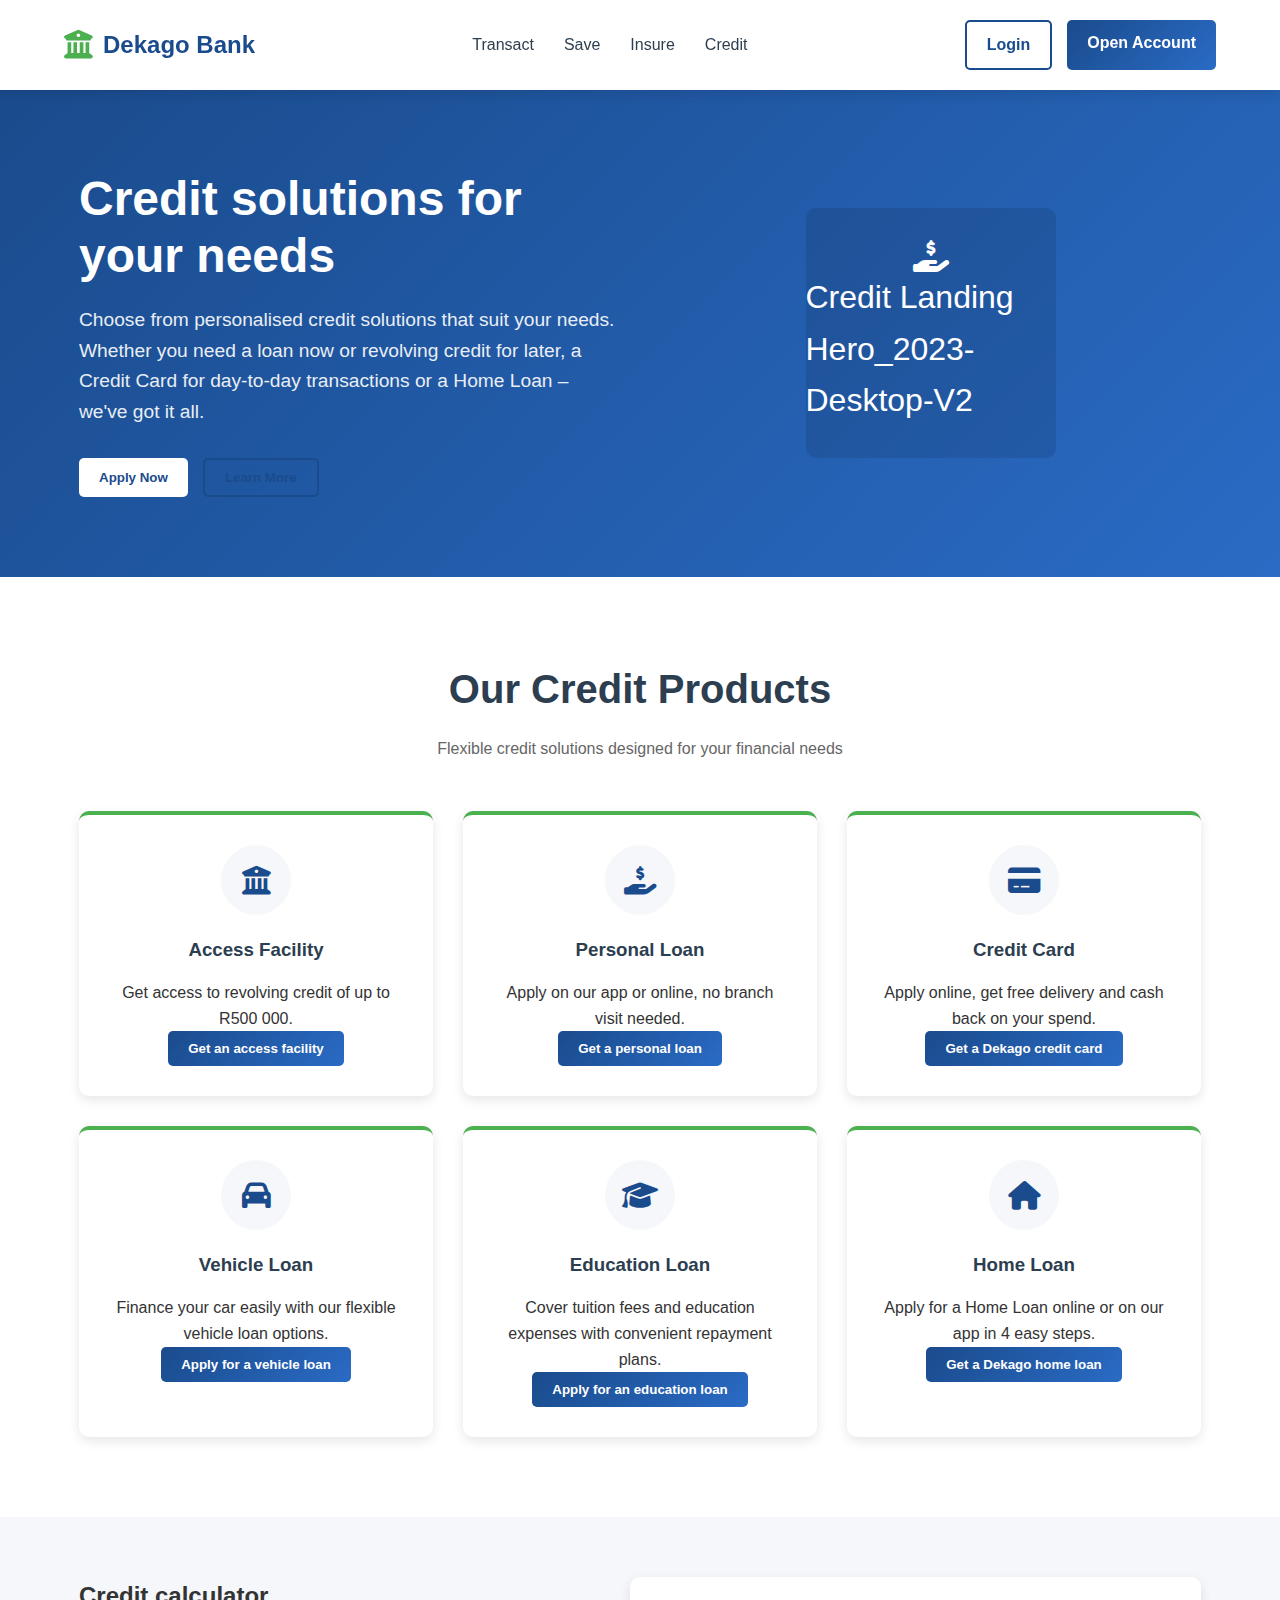
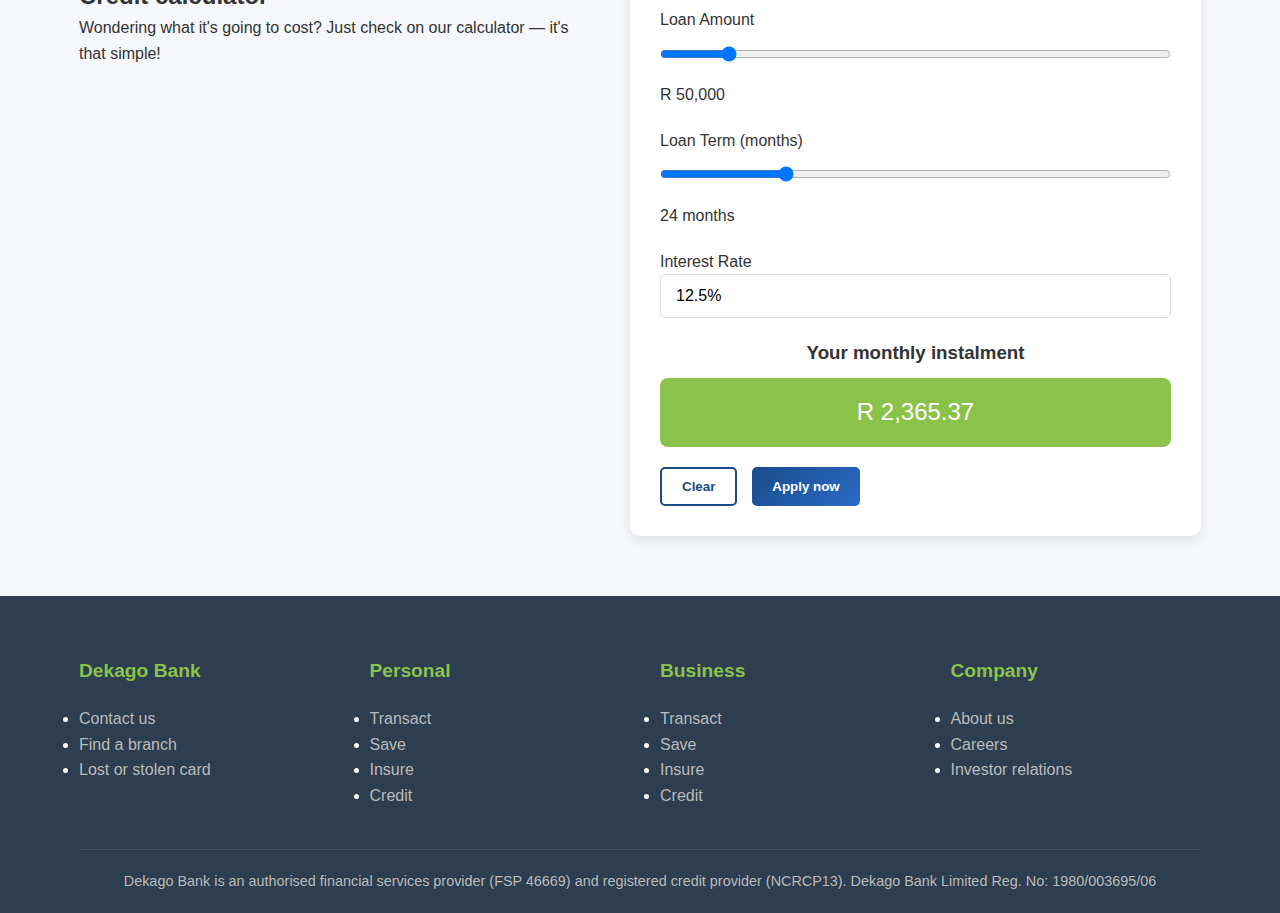
<file: src/main/resources/templates/credit.html>
<!DOCTYPE html>
<html lang="en">
<head>
    <meta charset="UTF-8">
    <meta name="viewport" content="width=device-width, initial-scale=1.0">
    <title>Credit | Dekago Bank</title>
    <link rel="stylesheet" href="https://cdnjs.cloudflare.com/ajax/libs/font-awesome/6.4.0/css/all.min.css">
    <style>
        /* ===================== VARIABLES ===================== */
        :root {
            --primary: #1a4b8c;
            --primary-light: #2a6bc5;
            --secondary: #4CAF50;
            --secondary-light: #8BC34A;
            --accent: #FF9800;
            --light: #f5f7fa;
            --dark: #2c3e50;
            --text: #333333;
            --shadow: 0 4px 12px rgba(0,0,0,0.1);
            --gradient: linear-gradient(135deg, var(--primary), var(--primary-light));
        }

        * {
            margin: 0;
            padding: 0;
            box-sizing: border-box;
            font-family: 'Segoe UI', Tahoma, Geneva, Verdana, sans-serif;
        }

        body {
            color: var(--text);
            line-height: 1.6;
            background-color: var(--light);
            overflow-x: hidden;
        }

        a {
            text-decoration: none;
            color: inherit;
        }

        .container {
            width: 90%;
            max-width: 1200px;
            margin: 0 auto;
            padding: 0 15px;
        }

        /* ===================== HEADER ===================== */
        header {
            background-color: white;
            box-shadow: var(--shadow);
            position: sticky;
            top: 0;
            z-index: 1000;
        }

        .header-container {
            display: flex;
            justify-content: space-between;
            align-items: center;
            padding: 20px 0;
        }

        .logo {
            display: flex;
            align-items: center;
            gap: 10px;
            font-size: 1.5rem;
            font-weight: 700;
            color: var(--primary);
        }

        .logo i {
            font-size: 1.8rem;
            color: var(--secondary);
        }

        nav ul {
            display: flex;
            list-style: none;
            gap: 30px;
        }

        nav a {
            position: relative;
            font-weight: 500;
            color: var(--dark);
            transition: color 0.3s;
        }

        nav a::after {
            content: '';
            position: absolute;
            width: 0;
            height: 2px;
            bottom: -5px;
            left: 0;
            background-color: var(--secondary);
            transition: width 0.3s;
        }

        nav a:hover {
            color: var(--primary);
        }

        nav a:hover::after {
            width: 100%;
        }

        .auth-buttons {
            display: flex;
            gap: 15px;
        }

        /* ===================== BUTTONS ===================== */
        .btn {
            padding: 10px 20px;
            border-radius: 5px;
            font-weight: 600;
            cursor: pointer;
            transition: all 0.3s;
            border: none;
        }

        .btn-primary {
            background: var(--gradient);
            color: white;
        }

        .btn-secondary {
            background: var(--secondary);
            color: white;
        }

        .btn-outline {
            background: transparent;
            border: 2px solid var(--primary);
            color: var(--primary);
        }

        .btn-light {
            background: white;
            color: var(--primary);
        }

        .btn:hover {
            transform: translateY(-2px);
            box-shadow: var(--shadow);
        }

        .btn-outline:hover {
            background: var(--primary);
            color: white;
        }

        /* ===================== HERO ===================== */
        .hero {
            background: var(--gradient);
            color: white;
            padding: 80px 0;
            position: relative;
            overflow: hidden;
        }

        .hero-content {
            display: flex;
            align-items: center;
            justify-content: space-between;
            gap: 40px;
        }

        .hero-text {
            flex: 1;
            z-index: 2;
        }

        .hero-text h1 {
            font-size: 3rem;
            margin-bottom: 20px;
            line-height: 1.2;
        }

        .hero-text p {
            font-size: 1.2rem;
            margin-bottom: 30px;
            opacity: 0.9;
        }

        .hero-buttons {
            display: flex;
            gap: 15px;
        }

        .hero-image {
            flex: 1;
            display: flex;
            justify-content: center;
            z-index: 2;
        }

        .hero-image .placeholder-image {
            display: flex;
            flex-direction: column;
            align-items: center;
            justify-content: center;
            font-size: 2rem;
            color: white;
            background: rgba(0,0,0,0.1);
            width: 250px;
            height: 250px;
            border-radius: 10px;
        }

        /* ===================== FEATURES ===================== */
        .features {
            padding: 80px 0;
            background: white;
        }

        .section-title {
            text-align: center;
            margin-bottom: 50px;
        }

        .section-title h2 {
            font-size: 2.5rem;
            color: var(--dark);
            margin-bottom: 15px;
        }

        .section-title p {
            color: #666;
            max-width: 600px;
            margin: 0 auto;
        }

        .features-grid {
            display: grid;
            grid-template-columns: repeat(auto-fit, minmax(300px, 1fr));
            gap: 30px;
        }

        .feature-card {
            background: white;
            border-radius: 10px;
            padding: 30px;
            box-shadow: var(--shadow);
            transition: transform 0.3s;
            text-align: center;
            border-top: 4px solid var(--secondary);
        }

        .feature-card:hover {
            transform: translateY(-10px);
        }

        .feature-icon {
            width: 70px;
            height: 70px;
            background: var(--light);
            border-radius: 50%;
            display: flex;
            align-items: center;
            justify-content: center;
            margin: 0 auto 20px;
            color: var(--primary);
            font-size: 1.8rem;
        }

        .feature-card h3 {
            margin-bottom: 15px;
            color: var(--dark);
        }

        /* ===================== CALCULATOR ===================== */
        .calculator-section {
            padding: 60px 0;
            background: var(--light);
        }

        .calculator-container {
            display: flex;
            gap: 40px;
            flex-wrap: wrap;
        }

        .calculator-text {
            flex: 1;
        }

        .calculator-form {
            flex: 1;
            background: white;
            padding: 30px;
            border-radius: 10px;
            box-shadow: var(--shadow);
        }

        .form-group {
            margin-bottom: 20px;
        }

        .form-control {
            width: 100%;
            padding: 12px 15px;
            border: 1px solid #ddd;
            border-radius: 5px;
            font-size: 1rem;
            transition: border 0.3s;
        }

        .form-control:focus {
            border-color: var(--primary);
            outline: none;
            box-shadow: 0 0 0 2px rgba(26, 75, 140, 0.2);
        }

        .calculation-result {
            margin-top: 20px;
            text-align: center;
        }

        .monthly-payment {
            background: var(--secondary-light);
            color: white;
            padding: 15px;
            border-radius: 8px;
            margin-top: 10px;
            font-size: 1.5rem;
        }

        .calculator-buttons {
            display: flex;
            gap: 15px;
            margin-top: 20px;
        }

        /* ===================== FOOTER ===================== */
        footer {
            background: var(--dark);
            color: white;
            padding: 60px 0 20px;
        }

        .footer-content {
            display: grid;
            grid-template-columns: repeat(auto-fit, minmax(200px, 1fr));
            gap: 40px;
            margin-bottom: 40px;
        }

        .footer-column h3 {
            margin-bottom: 20px;
            font-size: 1.2rem;
            color: var(--secondary-light);
        }

        .footer-column a {
            color: #bbb;
            text-decoration: none;
            transition: color 0.3s;
        }

        .footer-column a:hover {
            color: white;
        }

        .copyright {
            text-align: center;
            padding-top: 20px;
            border-top: 1px solid rgba(255,255,255,0.1);
            color: #bbb;
            font-size: 0.9rem;
        }

        /* ===================== RESPONSIVE ===================== */
        @media (max-width: 768px) {
            .header-container {
                flex-direction: column;
                gap: 20px;
            }

            nav ul {
                gap: 15px;
                flex-wrap: wrap;
                justify-content: center;
            }

            .hero-content {
                flex-direction: column;
                text-align: center;
            }

            .hero h1 {
                font-size: 2.2rem;
            }

            .hero-buttons {
                justify-content: center;
                flex-wrap: wrap;
            }

            .section-title h2 {
                font-size: 2rem;
            }

            .calculator-container {
                flex-direction: column;
                text-align: center;
            }
        }
    </style>
</head>
<body>
<!-- HEADER -->
<header>
    <div class="container header-container">
        <div class="logo">
            <i class="fas fa-university"></i>
            <span>Dekago Bank</span>
        </div>
        <nav>
            <ul>
                <li><a href="/transact">Transact</a></li>
                <li><a href="/save">Save</a></li>
                <li><a href="/insure">Insure</a></li>
                <li><a href="/credit">Credit</a></li>
            </ul>
        </nav>
        <div class="auth-buttons">
            <a href="/login" class="btn btn-outline">Login</a>
            <a href="/openAccount" class="btn btn-primary">Open Account</a>
        </div>
    </div>
</header>

<!-- HERO SECTION -->
<section class="hero">
    <div class="container">
        <div class="hero-content">
            <div class="hero-text">
                <h1>Credit solutions for your needs</h1>
                <p>Choose from personalised credit solutions that suit your needs. Whether you need a loan now or revolving credit for later, a Credit Card for day-to-day transactions or a Home Loan – we've got it all.</p>
                <div class="hero-buttons">
                    <button class="btn btn-light">Apply Now</button>
                    <button class="btn btn-outline">Learn More</button>
                </div>
            </div>
            <div class="hero-image">
                <div class="placeholder-image">
                    <i class="fas fa-hand-holding-usd"></i>
                    <p>Credit Landing Hero_2023-Desktop-V2</p>
                </div>
            </div>
        </div>
    </div>
</section>

<!-- CREDIT PRODUCTS -->
<section class="features">
    <div class="container">
        <div class="section-title">
            <h2>Our Credit Products</h2>
            <p>Flexible credit solutions designed for your financial needs</p>
        </div>
        <div class="features-grid">
            <div class="feature-card">
                <div class="feature-icon">
                    <i class="fas fa-university"></i>
                </div>
                <h3>Access Facility</h3>
                <p>Get access to revolving credit of up to R500 000.</p>
                <button class="btn btn-primary">Get an access facility</button>
            </div>
            <div class="feature-card">
                <div class="feature-icon">
                    <i class="fas fa-hand-holding-usd"></i>
                </div>
                <h3>Personal Loan</h3>
                <p>Apply on our app or online, no branch visit needed.</p>
                <button class="btn btn-primary">Get a personal loan</button>
            </div>
            <div class="feature-card">
                <div class="feature-icon">
                    <i class="fas fa-credit-card"></i>
                </div>
                <h3>Credit Card</h3>
                <p>Apply online, get free delivery and cash back on your spend.</p>
                <button class="btn btn-primary">Get a Dekago credit card</button>
            </div>
            <div class="feature-card">
                <div class="feature-icon">
                    <i class="fas fa-car"></i>
                </div>
                <h3>Vehicle Loan</h3>
                <p>Finance your car easily with our flexible vehicle loan options.</p>
                <button class="btn btn-primary">Apply for a vehicle loan</button>
            </div>

            <div class="feature-card">
                <div class="feature-icon">
                    <i class="fas fa-graduation-cap"></i>
                </div>
                <h3>Education Loan</h3>
                <p>Cover tuition fees and education expenses with convenient repayment plans.</p>
                <button class="btn btn-primary">Apply for an education loan</button>
            </div>

            <div class="feature-card">
                <div class="feature-icon">
                    <i class="fas fa-home"></i>
                </div>
                <h3>Home Loan</h3>
                <p>Apply for a Home Loan online or on our app in 4 easy steps.</p>
                <button class="btn btn-primary">Get a Dekago home loan</button>
            </div>
        </div>
    </div>
</section>

<!-- CALCULATOR SECTION -->
<section class="calculator-section">
    <div class="container">
        <div class="calculator-container">
            <div class="calculator-text">
                <h2>Credit calculator</h2>
                <p>Wondering what it's going to cost? Just check on our calculator — it's that simple!</p>
            </div>
            <div class="calculator-form">
                <div class="form-group">
                    <label for="loanAmount">Loan Amount</label>
                    <input type="range" id="loanAmount" min="1000" max="500000" value="50000" class="form-control">
                    <div class="amount-display">R <span id="amountValue">50,000</span></div>
                </div>
                <div class="form-group">
                    <label for="loanTerm">Loan Term (months)</label>
                    <input type="range" id="loanTerm" min="7" max="84" value="24" class="form-control">
                    <div class="term-display"><span id="termValue">24</span> months</div>
                </div>
                <div class="form-group">
                    <label for="interestRate">Interest Rate</label>
                    <input type="text" id="interestRate" value="12.5%" class="form-control" readonly>
                </div>
                <div class="calculation-result">
                    <h3>Your monthly instalment</h3>
                    <div class="monthly-payment" id="monthlyPayment">R 2,450.00</div>
                </div>
                <div class="calculator-buttons">
                    <button class="btn btn-outline" id="clearCalculator">Clear</button>
                    <button class="btn btn-primary">Apply now</button>
                </div>
            </div>
        </div>
    </div>
</section>

<!-- FOOTER -->
<footer>
    <div class="container">
        <div class="footer-content">
            <div class="footer-column">
                <h3>Dekago Bank</h3>
                <ul>
                    <li><a href="#">Contact us</a></li>
                    <li><a href="#">Find a branch</a></li>
                    <li><a href="#">Lost or stolen card</a></li>
                </ul>
            </div>
            <div class="footer-column">
                <h3>Personal</h3>
                <ul>
                    <li><a href="#">Transact</a></li>
                    <li><a href="#">Save</a></li>
                    <li><a href="#">Insure</a></li>
                    <li><a href="#">Credit</a></li>
                </ul>
            </div>
            <div class="footer-column">
                <h3>Business</h3>
                <ul>
                    <li><a href="#">Transact</a></li>
                    <li><a href="#">Save</a></li>
                    <li><a href="#">Insure</a></li>
                    <li><a href="#">Credit</a></li>
                </ul>
            </div>
            <div class="footer-column">
                <h3>Company</h3>
                <ul>
                    <li><a href="#">About us</a></li>
                    <li><a href="#">Careers</a></li>
                    <li><a href="#">Investor relations</a></li>
                </ul>
            </div>
        </div>
        <div class="copyright">
            <p>Dekago Bank is an authorised financial services provider (FSP 46669) and registered credit provider (NCRCP13). Dekago Bank Limited Reg. No: 1980/003695/06</p>
        </div>
    </div>
</footer>

<script>
    const loanAmount = document.getElementById('loanAmount');
    const amountValue = document.getElementById('amountValue');
    const loanTerm = document.getElementById('loanTerm');
    const termValue = document.getElementById('termValue');
    const monthlyPayment = document.getElementById('monthlyPayment');

    const interestRate = 12.5 / 100;

    function calculatePayment() {
        const P = Number(loanAmount.value);
        const n = Number(loanTerm.value);
        const r = interestRate / 12;
        const payment = (P * r) / (1 - Math.pow(1 + r, -n));
        monthlyPayment.textContent = 'R ' + payment.toFixed(2).replace(/\B(?=(\d{3})+(?!\d))/g, ",");
    }

    loanAmount.addEventListener('input', () => {
        amountValue.textContent = Number(loanAmount.value).toLocaleString();
        calculatePayment();
    });

    loanTerm.addEventListener('input', () => {
        termValue.textContent = loanTerm.value;
        calculatePayment();
    });

    document.getElementById('clearCalculator').addEventListener('click', () => {
        loanAmount.value = 50000;
        loanTerm.value = 24;
        amountValue.textContent = "50,000";
        termValue.textContent = "24";
        calculatePayment();
    });

    calculatePayment();
</script>
</body>
</html>
</file>
